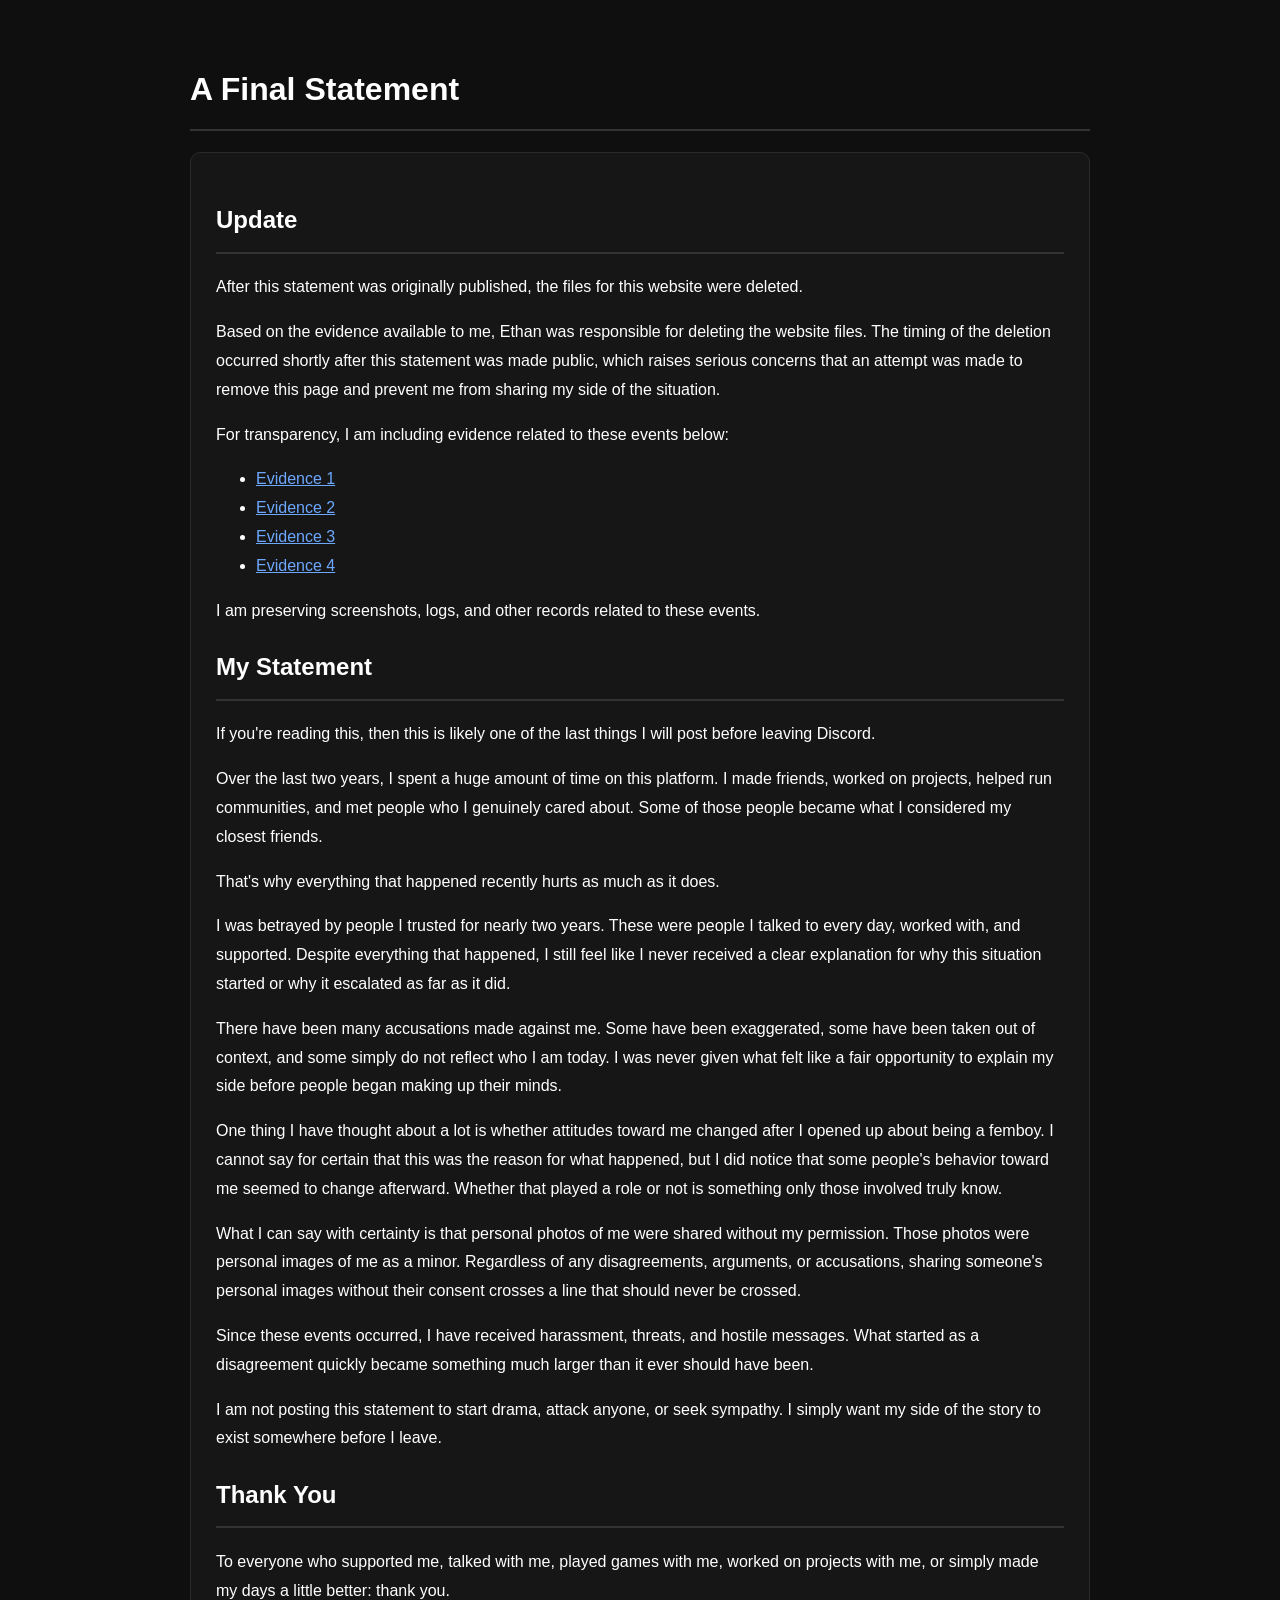
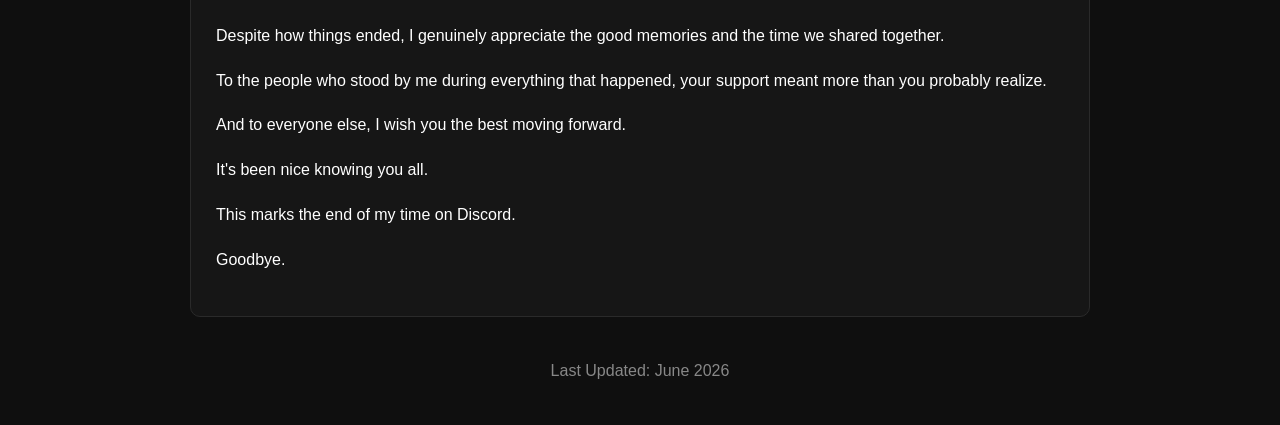
<file: index.html>
<!DOCTYPE html>

<html lang="en">
<head>
<meta charset="UTF-8">
<meta name="viewport" content="width=device-width, initial-scale=1.0">
<title>A Final Statement</title>

<style>
body {
    font-family: Arial, sans-serif;
    background: #0f0f0f;
    color: #ffffff;
    max-width: 900px;
    margin: 0 auto;
    padding: 40px 20px;
    line-height: 1.8;
}

h1, h2 {
    border-bottom: 2px solid #333;
    padding-bottom: 10px;
}

.container {
    background: #161616;
    border: 1px solid #2a2a2a;
    border-radius: 10px;
    padding: 25px;
    margin-top: 20px;
}

a {
    color: #6da8ff;
}

.footer {
    margin-top: 40px;
    color: #888;
    text-align: center;
}
</style>

</head>
<body>

<h1>A Final Statement</h1>

<div class="container">

<h2>Update</h2>

<p>
After this statement was originally published, the files for this website were deleted.
</p>

<p>
Based on the evidence available to me, Ethan was responsible for deleting the website files. The timing of the deletion occurred shortly after this statement was made public, which raises serious concerns that an attempt was made to remove this page and prevent me from sharing my side of the situation.
</p>

<p>
For transparency, I am including evidence related to these events below:
</p>

<ul>
<li><a href="https://ethansutilities.xyz/Ss1.png">Evidence 1</a></li>
<li><a href="https://ethansutilities.xyz/Ss2.png">Evidence 2</a></li>
<li><a href="https://ethansutilities.xyz/Ss3.png">Evidence 3</a></li>
<li><a href="https://ethansutilities.xyz/Ss4.png">Evidence 4</a></li>

</ul>

<p>
I am preserving screenshots, logs, and other records related to these events.
</p>

<h2>My Statement</h2>

<p>
If you're reading this, then this is likely one of the last things I will post before leaving Discord.
</p>

<p>
Over the last two years, I spent a huge amount of time on this platform. I made friends, worked on projects, helped run communities, and met people who I genuinely cared about. Some of those people became what I considered my closest friends.
</p>

<p>
That's why everything that happened recently hurts as much as it does.
</p>

<p>
I was betrayed by people I trusted for nearly two years. These were people I talked to every day, worked with, and supported. Despite everything that happened, I still feel like I never received a clear explanation for why this situation started or why it escalated as far as it did.
</p>

<p>
There have been many accusations made against me. Some have been exaggerated, some have been taken out of context, and some simply do not reflect who I am today. I was never given what felt like a fair opportunity to explain my side before people began making up their minds.
</p>

<p>
One thing I have thought about a lot is whether attitudes toward me changed after I opened up about being a femboy. I cannot say for certain that this was the reason for what happened, but I did notice that some people's behavior toward me seemed to change afterward. Whether that played a role or not is something only those involved truly know.
</p>

<p>
What I can say with certainty is that personal photos of me were shared without my permission. Those photos were personal images of me as a minor. Regardless of any disagreements, arguments, or accusations, sharing someone's personal images without their consent crosses a line that should never be crossed.
</p>

<p>
Since these events occurred, I have received harassment, threats, and hostile messages. What started as a disagreement quickly became something much larger than it ever should have been.
</p>

<p>
I am not posting this statement to start drama, attack anyone, or seek sympathy. I simply want my side of the story to exist somewhere before I leave.
</p>

<h2>Thank You</h2>

<p>
To everyone who supported me, talked with me, played games with me, worked on projects with me, or simply made my days a little better: thank you.
</p>

<p>
Despite how things ended, I genuinely appreciate the good memories and the time we shared together.
</p>

<p>
To the people who stood by me during everything that happened, your support meant more than you probably realize.
</p>

<p>
And to everyone else, I wish you the best moving forward.
</p>

<p>
It's been nice knowing you all.
</p>

<p>
This marks the end of my time on Discord.
</p>

<p>
Goodbye.
</p>

</div>

<div class="footer">
Last Updated: June 2026
</div>

</body>
</html>
</file>
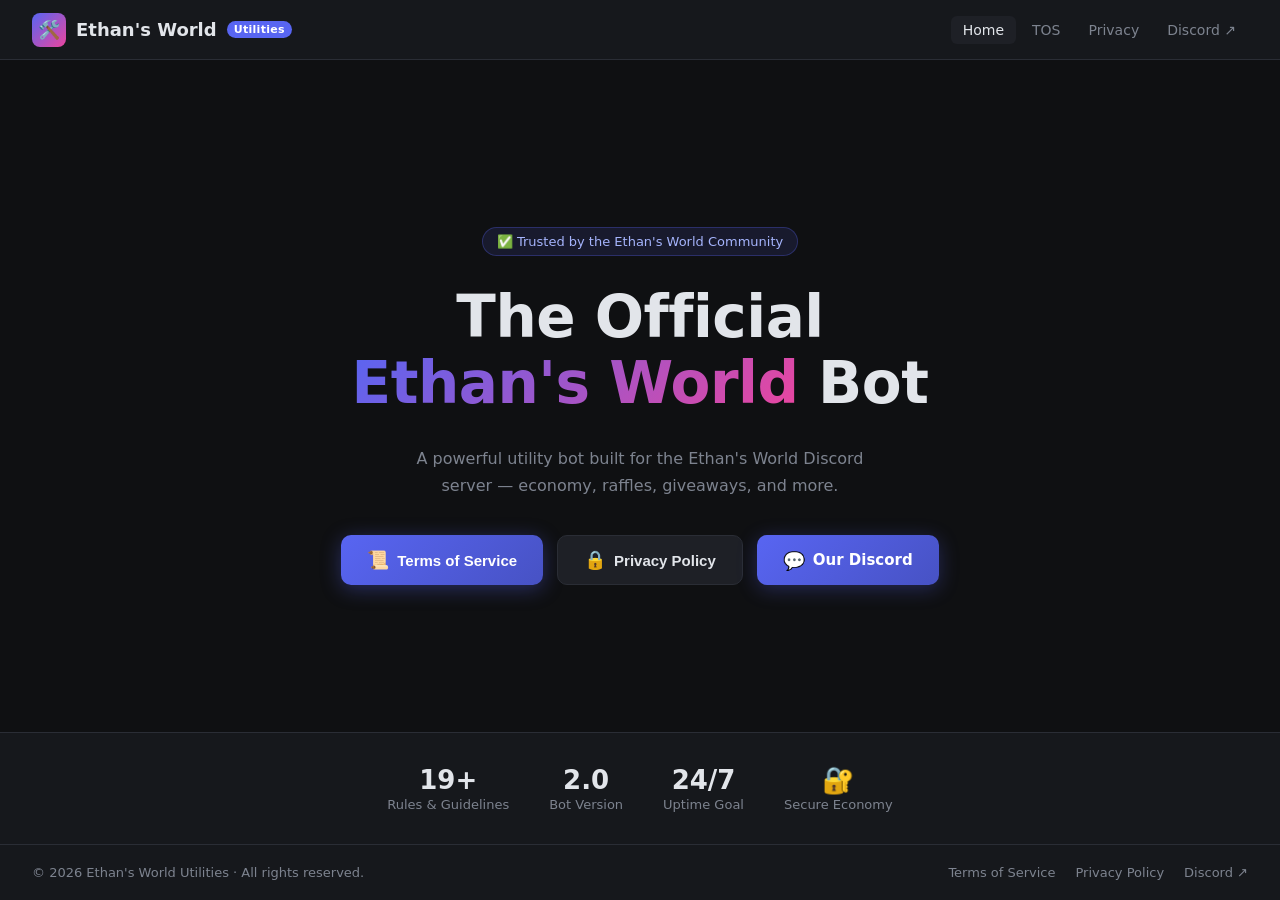
<file: ethans-world.html>
<!DOCTYPE html>
<html lang="en">
<head>
  <meta charset="UTF-8" />
  <meta name="viewport" content="width=device-width, initial-scale=1.0" />
  <title>Ethan's World Utilities</title>
  <style>
    /* ── Variables ───────────────────────────────────────────────── */
    :root {
      --bg:        #0f1012;
      --surface:   #16181c;
      --surface2:  #1e2026;
      --border:    #2a2d35;
      --accent:    #5865f2;
      --accent2:   #eb459e;
      --red:       #ed4245;
      --green:     #57f287;
      --text:      #e2e5ea;
      --muted:     #7d838f;
      --rule-bar:  #58a6ff;
    }

    /* ── Reset ───────────────────────────────────────────────────── */
    *, *::before, *::after { box-sizing: border-box; margin: 0; padding: 0; }
    html { scroll-behavior: smooth; }
    body {
      font-family: 'Segoe UI', system-ui, -apple-system, sans-serif;
      background: var(--bg);
      color: var(--text);
      min-height: 100vh;
      display: flex;
      flex-direction: column;
    }

    /* ── Header (editable) ───────────────────────────────────────── */
    header {
      background: var(--surface);
      border-bottom: 1px solid var(--border);
      padding: 0 32px;
      height: 60px;
      display: flex;
      align-items: center;
      justify-content: space-between;
      position: sticky;
      top: 0;
      z-index: 100;
    }
    .logo {
      display: flex;
      align-items: center;
      gap: 10px;
      font-size: 18px;
      font-weight: 700;
      color: var(--text);
      text-decoration: none;
      cursor: pointer;
    }
    .logo-icon {
      width: 34px;
      height: 34px;
      background: linear-gradient(135deg, var(--accent), var(--accent2));
      border-radius: 8px;
      display: flex;
      align-items: center;
      justify-content: center;
      font-size: 18px;
    }
    .badge {
      font-size: 11px;
      background: var(--accent);
      color: #fff;
      padding: 2px 7px;
      border-radius: 20px;
      font-weight: 600;
      letter-spacing: 0.3px;
    }

    /* ── Nav ─────────────────────────────────────────────────────── */
    nav {
      display: flex;
      gap: 4px;
    }
    nav a {
      color: var(--muted);
      text-decoration: none;
      font-size: 14px;
      padding: 6px 12px;
      border-radius: 6px;
      transition: background 0.15s, color 0.15s;
      cursor: pointer;
    }
    nav a:hover, nav a.active { background: var(--surface2); color: var(--text); }

    /* ── Pages ───────────────────────────────────────────────────── */
    .page { display: none; flex: 1; }
    .page.active { display: flex; flex-direction: column; }

    /* ── Hero (Home) ─────────────────────────────────────────────── */
    .hero {
      flex: 1;
      display: flex;
      flex-direction: column;
      align-items: center;
      justify-content: center;
      text-align: center;
      padding: 80px 24px 60px;
      gap: 28px;
    }
    .hero-badge {
      display: inline-flex;
      align-items: center;
      gap: 8px;
      background: rgba(88,101,242,0.12);
      border: 1px solid rgba(88,101,242,0.3);
      color: #a5b4fc;
      font-size: 13px;
      font-weight: 500;
      padding: 6px 14px;
      border-radius: 20px;
    }
    .hero h1 {
      font-size: clamp(32px, 6vw, 58px);
      font-weight: 800;
      line-height: 1.15;
      letter-spacing: -0.5px;
    }
    .hero h1 span {
      background: linear-gradient(135deg, var(--accent), var(--accent2));
      -webkit-background-clip: text;
      -webkit-text-fill-color: transparent;
      background-clip: text;
    }
    .hero p {
      font-size: 16px;
      color: var(--muted);
      max-width: 480px;
      line-height: 1.7;
    }
    .hero-buttons {
      display: flex;
      gap: 14px;
      flex-wrap: wrap;
      justify-content: center;
      margin-top: 8px;
    }
    .btn {
      display: inline-flex;
      align-items: center;
      gap: 8px;
      padding: 13px 26px;
      border-radius: 10px;
      font-size: 15px;
      font-weight: 600;
      cursor: pointer;
      border: none;
      text-decoration: none;
      transition: transform 0.15s, box-shadow 0.15s, filter 0.15s;
      user-select: none;
    }
    .btn:hover { transform: translateY(-2px); filter: brightness(1.1); }
    .btn:active { transform: translateY(0); }
    .btn-primary {
      background: linear-gradient(135deg, var(--accent), #4752c4);
      color: #fff;
      box-shadow: 0 4px 20px rgba(88,101,242,0.35);
    }
    .btn-secondary {
      background: var(--surface2);
      color: var(--text);
      border: 1px solid var(--border);
    }
    .btn-discord {
      background: linear-gradient(135deg, #5865f2, #4752c4);
      color: #fff;
      box-shadow: 0 4px 20px rgba(88,101,242,0.3);
    }
    .btn-icon { font-size: 18px; }

    /* Stats row */
    .stats {
      display: flex;
      gap: 40px;
      flex-wrap: wrap;
      justify-content: center;
      padding: 32px;
      border-top: 1px solid var(--border);
      background: var(--surface);
    }
    .stat { text-align: center; }
    .stat-num { font-size: 26px; font-weight: 800; color: var(--text); }
    .stat-label { font-size: 13px; color: var(--muted); margin-top: 2px; }

    /* ── Inner pages (TOS / Privacy) ─────────────────────────────── */
    .inner { max-width: 820px; margin: 0 auto; padding: 56px 24px 80px; width: 100%; }
    .page-title {
      font-size: 30px;
      font-weight: 800;
      margin-bottom: 6px;
    }
    .page-subtitle {
      color: var(--muted);
      font-size: 14px;
      margin-bottom: 40px;
    }

    /* Discord-style container */
    .discord-container {
      background: var(--surface);
      border-radius: 12px;
      border-left: 4px solid #58a6ff;
      padding: 28px 32px;
      margin-bottom: 24px;
    }
    .container-header {
      font-size: 19px;
      font-weight: 700;
      margin-bottom: 6px;
      display: flex;
      align-items: center;
      gap: 10px;
    }
    .container-sub {
      color: var(--muted);
      font-size: 13.5px;
      margin-bottom: 24px;
      padding: 10px 14px;
      background: rgba(88,101,242,0.07);
      border-radius: 6px;
      border-left: 3px solid var(--accent);
    }

    /* Rule card */
    .rule {
      display: flex;
      gap: 16px;
      padding: 16px 0;
      border-bottom: 1px solid var(--border);
    }
    .rule:last-child { border-bottom: none; }
    .rule-num {
      min-width: 36px;
      height: 36px;
      background: rgba(88,101,242,0.12);
      border: 1px solid rgba(88,101,242,0.25);
      border-radius: 8px;
      display: flex;
      align-items: center;
      justify-content: center;
      font-size: 12px;
      font-weight: 700;
      color: #a5b4fc;
      flex-shrink: 0;
      margin-top: 2px;
    }
    .rule-body {}
    .rule-title {
      font-weight: 700;
      font-size: 14.5px;
      margin-bottom: 6px;
      color: var(--text);
    }
    .rule-desc {
      color: #b0b7c3;
      font-size: 13.5px;
      line-height: 1.65;
      padding-left: 12px;
      border-left: 2px solid var(--border);
    }
    .rule-desc li { list-style: none; padding: 2px 0; }
    .rule-desc li::before { content: "› "; color: var(--muted); }

    .verdict-box {
      margin-top: 24px;
      background: rgba(87,242,135,0.06);
      border: 1px solid rgba(87,242,135,0.2);
      border-radius: 8px;
      padding: 14px 18px;
      font-size: 13.5px;
      color: #a7f3c0;
      line-height: 1.6;
    }
    .verdict-box strong { color: var(--green); }

    /* Privacy page */
    .privacy-section { margin-bottom: 36px; }
    .privacy-section h3 {
      font-size: 16px;
      font-weight: 700;
      margin-bottom: 10px;
      color: var(--text);
      display: flex;
      align-items: center;
      gap: 8px;
    }
    .privacy-section p, .privacy-section li {
      color: #b0b7c3;
      font-size: 14px;
      line-height: 1.7;
    }
    .privacy-section ul { padding-left: 20px; }
    .privacy-section li { margin-bottom: 4px; }

    /* ── Footer ──────────────────────────────────────────────────── */
    footer {
      background: var(--surface);
      border-top: 1px solid var(--border);
      padding: 20px 32px;
      display: flex;
      align-items: center;
      justify-content: space-between;
      gap: 16px;
      flex-wrap: wrap;
    }
    footer span { font-size: 13px; color: var(--muted); }
    .footer-links { display: flex; gap: 20px; }
    .footer-links a {
      font-size: 13px;
      color: var(--muted);
      text-decoration: none;
      cursor: pointer;
    }
    .footer-links a:hover { color: var(--text); }

    /* ── Responsive ──────────────────────────────────────────────── */
    @media (max-width: 600px) {
      header { padding: 0 16px; }
      .hero { padding: 60px 16px 40px; }
      .discord-container { padding: 20px 18px; }
      .inner { padding: 36px 16px 60px; }
      footer { padding: 16px; flex-direction: column; align-items: flex-start; }
    }
  </style>
</head>
<body>

<!-- ══════════════════════════════════════════
     HEADER — edit name, badge, nav links here
════════════════════════════════════════════ -->
<header>
  <a class="logo" onclick="showPage('home')">
    <div class="logo-icon">🛠️</div>
    Ethan's World
    <span class="badge">Utilities</span>
  </a>
  <nav>
    <a onclick="showPage('home')"    id="nav-home"    class="active">Home</a>
    <a onclick="showPage('tos')"     id="nav-tos">TOS</a>
    <a onclick="showPage('privacy')" id="nav-privacy">Privacy</a>
    <a href="https://discord.gg/ethansworld" target="_blank" id="nav-discord">Discord ↗</a>
  </nav>
</header>

<!-- ══════════════════════════════════════════
     HOME PAGE
════════════════════════════════════════════ -->
<div class="page active" id="page-home">
  <div class="hero">
    <div class="hero-badge">✅ Trusted by the Ethan's World Community</div>

    <!-- Edit heading and sub-text here -->
    <h1>The Official<br/><span>Ethan's World</span> Bot</h1>
    <p>A powerful utility bot built for the Ethan's World Discord server — economy, raffles, giveaways, and more.</p>

    <div class="hero-buttons">
      <button class="btn btn-primary" onclick="showPage('tos')">
        <span class="btn-icon">📜</span> Terms of Service
      </button>
      <button class="btn btn-secondary" onclick="showPage('privacy')">
        <span class="btn-icon">🔒</span> Privacy Policy
      </button>
      <a class="btn btn-discord" href="https://discord.gg/ethansworld" target="_blank">
        <span class="btn-icon">💬</span> Our Discord
      </a>
    </div>
  </div>

  <!-- Edit stats here -->
  <div class="stats">
    <div class="stat">
      <div class="stat-num">19+</div>
      <div class="stat-label">Rules & Guidelines</div>
    </div>
    <div class="stat">
      <div class="stat-num">2.0</div>
      <div class="stat-label">Bot Version</div>
    </div>
    <div class="stat">
      <div class="stat-num">24/7</div>
      <div class="stat-label">Uptime Goal</div>
    </div>
    <div class="stat">
      <div class="stat-num">🔐</div>
      <div class="stat-label">Secure Economy</div>
    </div>
  </div>
</div>

<!-- ══════════════════════════════════════════
     TOS PAGE — edit rules below
════════════════════════════════════════════ -->
<div class="page" id="page-tos">
  <div class="inner">
    <div class="page-title">🛠️ Bot Guidelines & Terms of Service</div>
    <div class="page-subtitle">Last updated · Ethan's World Utilities 2.0 · Please read carefully before using the bot.</div>

    <div class="discord-container">
      <div class="container-header">📋 Server Bot Guidelines</div>
      <div class="container-sub">
        ✅ Please read the bot guidelines below carefully. Violations may result in warnings, temporary blacklist, or permanent ban.
      </div>

      <!-- ── Rules — edit text here ────────────────────────────── -->
      <div class="rule">
        <div class="rule-num">#1</div>
        <div class="rule-body">
          <div class="rule-title">Rule Changes & Agreement</div>
          <div class="rule-desc">These rules may be updated at any time without prior notice. By continuing to use the bot, you agree to all current and future rules.</div>
        </div>
      </div>

      <div class="rule">
        <div class="rule-num">#2</div>
        <div class="rule-body">
          <div class="rule-title">Exploits, Abuse & Economy Manipulation</div>
          <div class="rule-desc">Exploiting bugs, glitches, duplication, unintended command behavior, or any form of system abuse is strictly prohibited and will result in a permanent bot ban.<br/><br/>Attempting to gain an unfair advantage, manipulate the economy, or transfer items/currency to avoid punishment may result in asset removal, rollback, or a permanent bot ban.</div>
        </div>
      </div>

      <div class="rule">
        <div class="rule-num">#3</div>
        <div class="rule-body">
          <div class="rule-title">Automation</div>
          <div class="rule-desc">Using macros, self-bots, scripts, or any form of automation to interact with the bot is strictly prohibited.</div>
        </div>
      </div>

      <div class="rule">
        <div class="rule-num">#4</div>
        <div class="rule-body">
          <div class="rule-title">Bypassing Punishments</div>
          <div class="rule-desc">Attempting to bypass blacklists, bans, or punishments using alternate accounts or other methods will result in a permanent ban across all accounts.</div>
        </div>
      </div>

      <div class="rule">
        <div class="rule-num">#5</div>
        <div class="rule-body">
          <div class="rule-title">Bot Disruption</div>
          <div class="rule-desc">Intentionally lagging, crashing, spamming, or disrupting bot performance or stability is not allowed.</div>
        </div>
      </div>

      <div class="rule">
        <div class="rule-num">#6</div>
        <div class="rule-body">
          <div class="rule-title">Command Abuse & Spam</div>
          <div class="rule-desc">Spamming commands, abusing bot features, or overloading the bot with excessive usage is not allowed.</div>
        </div>
      </div>

      <div class="rule">
        <div class="rule-num">#7</div>
        <div class="rule-body">
          <div class="rule-title">Economy Enforcement</div>
          <div class="rule-desc">Staff may remove, rollback, or adjust any unfair, bugged, or exploited transactions at any time. All decisions are final.</div>
        </div>
      </div>

      <div class="rule">
        <div class="rule-num">#8</div>
        <div class="rule-body">
          <div class="rule-title">Currency Transfers</div>
          <div class="rule-desc">Transferring currency or items between accounts for the purpose of evading punishments, hoarding, or manipulating the economy is not allowed and may result in asset removal and a permanent ban.</div>
        </div>
      </div>

      <div class="rule">
        <div class="rule-num">#9</div>
        <div class="rule-body">
          <div class="rule-title">Season Pass & Limited Events</div>
          <div class="rule-desc">Season Pass progress, rewards, and event-exclusive items are tied to their respective seasons. No compensation will be given for missed rewards due to inactivity or failure to claim before the season ends.</div>
        </div>
      </div>

      <div class="rule">
        <div class="rule-num">#10</div>
        <div class="rule-body">
          <div class="rule-title">Gambling Acknowledgement</div>
          <div class="rule-desc">By using any gambling-related commands, you acknowledge that all outcomes are random and for entertainment purposes only. No refunds will be issued for gambling losses under any circumstances.</div>
        </div>
      </div>

      <div class="rule">
        <div class="rule-num">#11</div>
        <div class="rule-body">
          <div class="rule-title">Rate Limits</div>
          <div class="rule-desc">Commands may have hidden or visible rate limits to maintain bot stability. Attempting to bypass, abuse, or exploit rate limits is strictly prohibited and may result in a temporary or permanent blacklist.</div>
        </div>
      </div>

      <div class="rule">
        <div class="rule-num">#12</div>
        <div class="rule-body">
          <div class="rule-title">Code Redemption</div>
          <div class="rule-desc">Codes are for personal use only. Selling, distributing, or sharing codes obtained through giveaways, staff, or rewards without permission is strictly prohibited.</div>
        </div>
      </div>

      <div class="rule">
        <div class="rule-num">#13</div>
        <div class="rule-body">
          <div class="rule-title">Raffle & Giveaway Conduct</div>
          <div class="rule-desc">Attempting to manipulate raffle or giveaway outcomes, using multiple accounts, or using automation to gain unfair entries is strictly prohibited and will result in disqualification and a permanent ban.</div>
        </div>
      </div>

      <div class="rule">
        <div class="rule-num">#14</div>
        <div class="rule-body">
          <div class="rule-title">Robux Deposits & Withdrawals</div>
          <div class="rule-desc">
            <ul>
              <li>Robux deposited into the system cannot be withdrawn or reversed once confirmed</li>
              <li>Deposited Robux does not transfer ownership or entitle the depositor to compensation</li>
              <li>Minimum 50 Robux is required to request a withdrawal</li>
            </ul>
          </div>
        </div>
      </div>

      <div class="rule">
        <div class="rule-num">#15</div>
        <div class="rule-body">
          <div class="rule-title">Bot Dependency & Liability</div>
          <div class="rule-desc">The bot is provided as-is with no guarantee of uptime, availability, or continuity of features. Ethan's World is not responsible for any loss of progress, currency, items, or data due to outages, updates, crashes, or technical issues.</div>
        </div>
      </div>

      <div class="rule">
        <div class="rule-num">#16</div>
        <div class="rule-body">
          <div class="rule-title">Staff Impersonation</div>
          <div class="rule-desc">Impersonating staff members, the bot, or any official server entity to deceive users or gain an unfair advantage is strictly prohibited.</div>
        </div>
      </div>

      <div class="rule">
        <div class="rule-num">#17</div>
        <div class="rule-body">
          <div class="rule-title">Refunds & Data</div>
          <div class="rule-desc">No refunds will be given unless valid proof is provided and approved by staff. This applies to all currencies, items, and systems. Data loss caused by errors, crashes, updates, or resets is not the bot's responsibility. All refund, restore, or compensation decisions are final and determined by staff.</div>
        </div>
      </div>

      <div class="rule">
        <div class="rule-num">#18</div>
        <div class="rule-body">
          <div class="rule-title">Warnings & Enforcement</div>
          <div class="rule-desc">4 warnings = temporary blacklist.</div>
        </div>
      </div>

      <div class="rule">
        <div class="rule-num">#19</div>
        <div class="rule-body">
          <div class="rule-title">Resets & Progress</div>
          <div class="rule-desc">The bot may reset economy, progress, or data at any time. No compensation is guaranteed unless officially announced.</div>
        </div>
      </div>

      <!-- Verdict -->
      <div class="verdict-box">
        ✅ <strong>The final verdict lies with Ethan's World staff at all times.</strong><br/>
        Server staff will use their own judgement when enforcing our rules. Not every rule is listed — use common sense at all times. Rules may be updated at any time, and continued use of the server means you agree to follow all guidelines.
      </div>
    </div>
  </div>
</div>

<!-- ══════════════════════════════════════════
     PRIVACY PAGE — edit sections below
════════════════════════════════════════════ -->
<div class="page" id="page-privacy">
  <div class="inner">
    <div class="page-title">🔒 Privacy Policy</div>
    <div class="page-subtitle">Ethan's World Utilities 2.0 · How we handle your data.</div>

    <div class="discord-container">

      <div class="privacy-section">
        <h3>📌 What Data We Collect</h3>
        <p>When you use Ethan's World Utilities, we may store the following:</p>
        <ul>
          <li>Your Discord User ID (to track economy, TOS acceptance, and blacklist status)</li>
          <li>Message counts within the designated raffle channel</li>
          <li>Economy balances, inventory, and transaction history</li>
          <li>Raffle and giveaway participation records</li>
          <li>Robux deposit and withdrawal records</li>
        </ul>
      </div>

      <div class="privacy-section">
        <h3>🔐 How We Use Your Data</h3>
        <p>All collected data is used solely to operate the bot's features:</p>
        <ul>
          <li>Running the economy system (balances, shops, gambling)</li>
          <li>Managing raffles, giveaways, and season passes</li>
          <li>Enforcing community rules (blacklists, warnings)</li>
          <li>Processing Robux deposits and withdrawal requests</li>
        </ul>
      </div>

      <div class="privacy-section">
        <h3>🚫 What We Don't Do</h3>
        <ul>
          <li>We do not sell or share your data with third parties</li>
          <li>We do not store message content beyond what is required for spam detection</li>
          <li>We do not collect sensitive personal information</li>
        </ul>
      </div>

      <div class="privacy-section">
        <h3>🗑️ Data Deletion</h3>
        <p>If you would like your data removed, please contact staff in the <a href="https://discord.gg/ethansworld" target="_blank" style="color:var(--accent)">Ethan's World Discord server</a>. Note that some records (e.g. transaction history) may be retained for moderation purposes.</p>
      </div>

      <div class="privacy-section">
        <h3>⚠️ Disclaimer</h3>
        <p>Ethan's World Utilities is a community bot and is not affiliated with Discord Inc. or Roblox Corporation. Use of this bot is subject to both our Terms of Service and <a href="https://discord.com/terms" target="_blank" style="color:var(--accent)">Discord's Terms of Service</a>.</p>
      </div>

      <div class="verdict-box">
        🔒 <strong>Your privacy matters to us.</strong><br/>
        We only store what is necessary to run the bot. If you have any concerns, reach out to staff in our Discord server.
      </div>
    </div>
  </div>
</div>

<!-- ══════════════════════════════════════════
     FOOTER — edit links / text here
════════════════════════════════════════════ -->
<footer>
  <span>© 2026 Ethan's World Utilities · All rights reserved.</span>
  <div class="footer-links">
    <a onclick="showPage('tos')">Terms of Service</a>
    <a onclick="showPage('privacy')">Privacy Policy</a>
    <a href="https://discord.gg/ethansworld" target="_blank">Discord ↗</a>
  </div>
</footer>

<script>
  function showPage(id) {
    // Hide all pages
    document.querySelectorAll('.page').forEach(p => p.classList.remove('active'));
    document.querySelectorAll('nav a').forEach(a => a.classList.remove('active'));

    // Show selected
    document.getElementById('page-' + id).classList.add('active');
    const navEl = document.getElementById('nav-' + id);
    if (navEl) navEl.classList.add('active');

    window.scrollTo({ top: 0, behavior: 'smooth' });
  }
</script>
</body>
</html>
</file>
